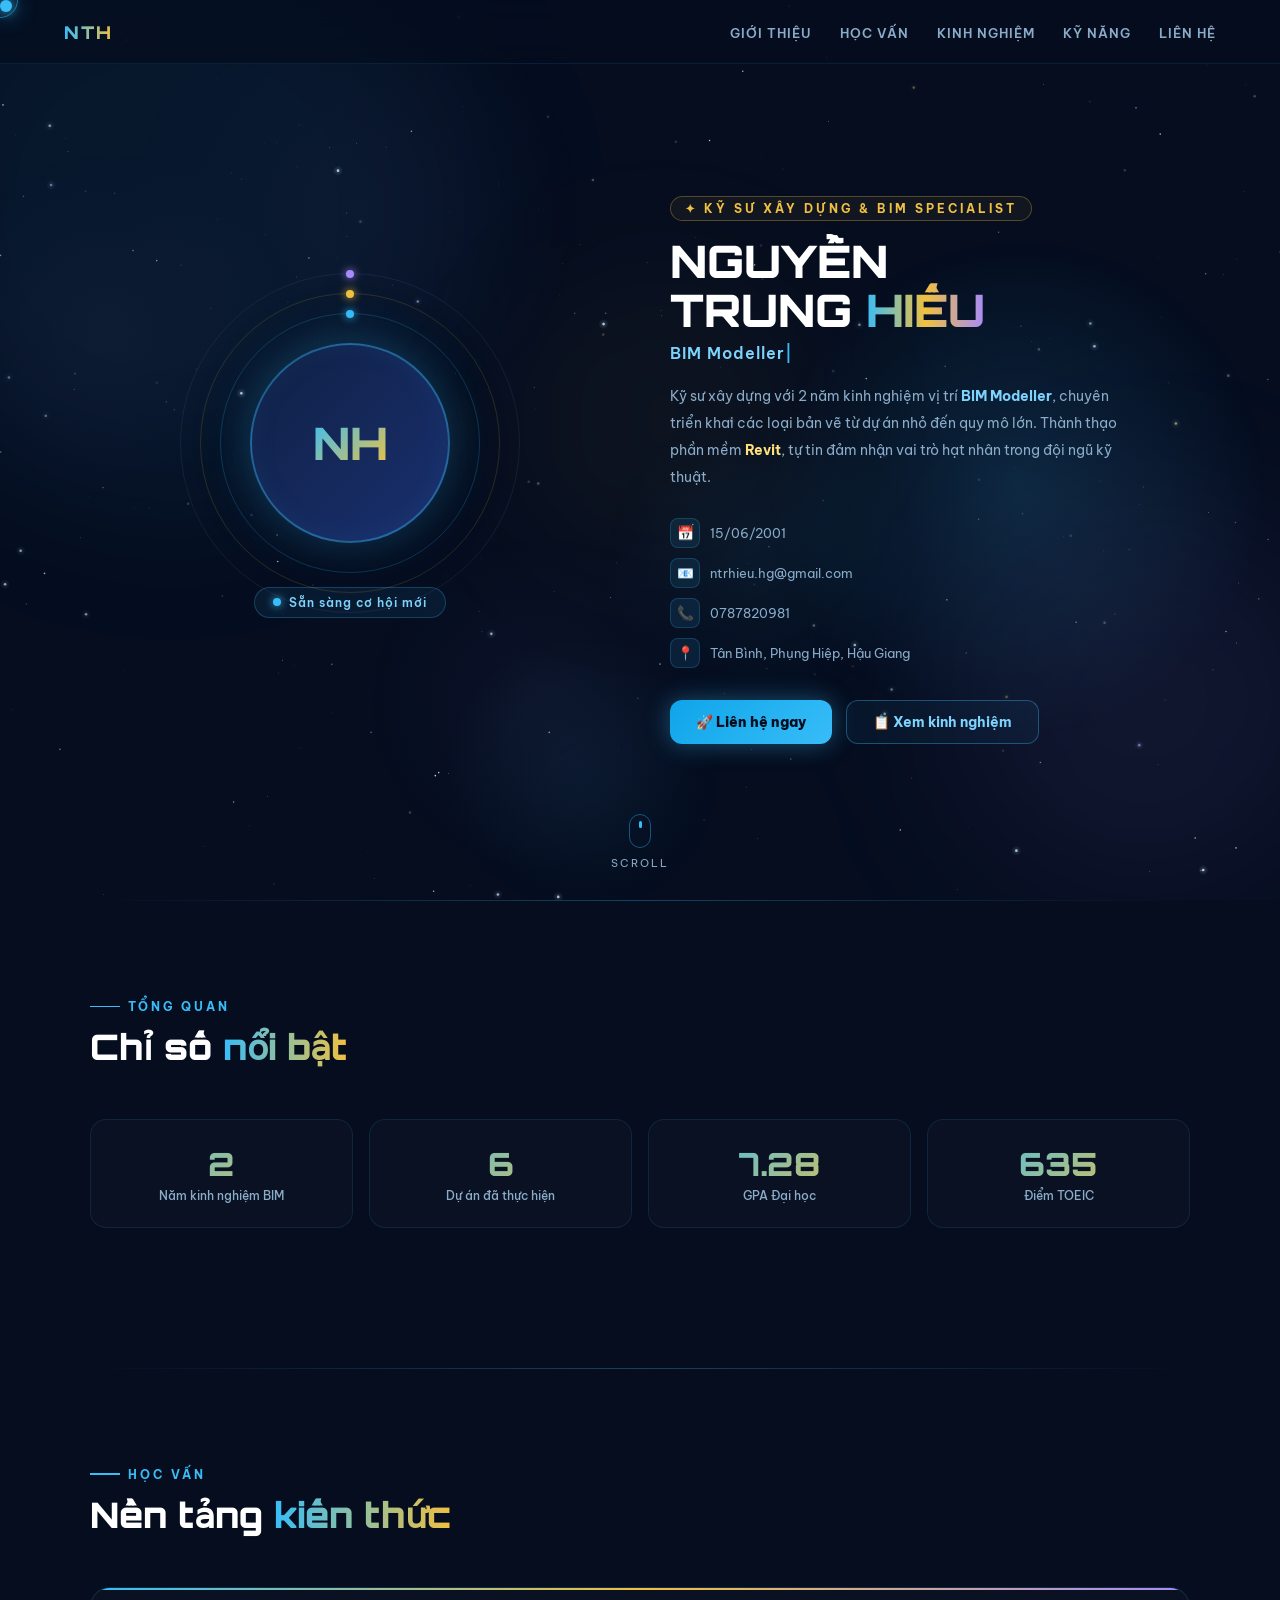
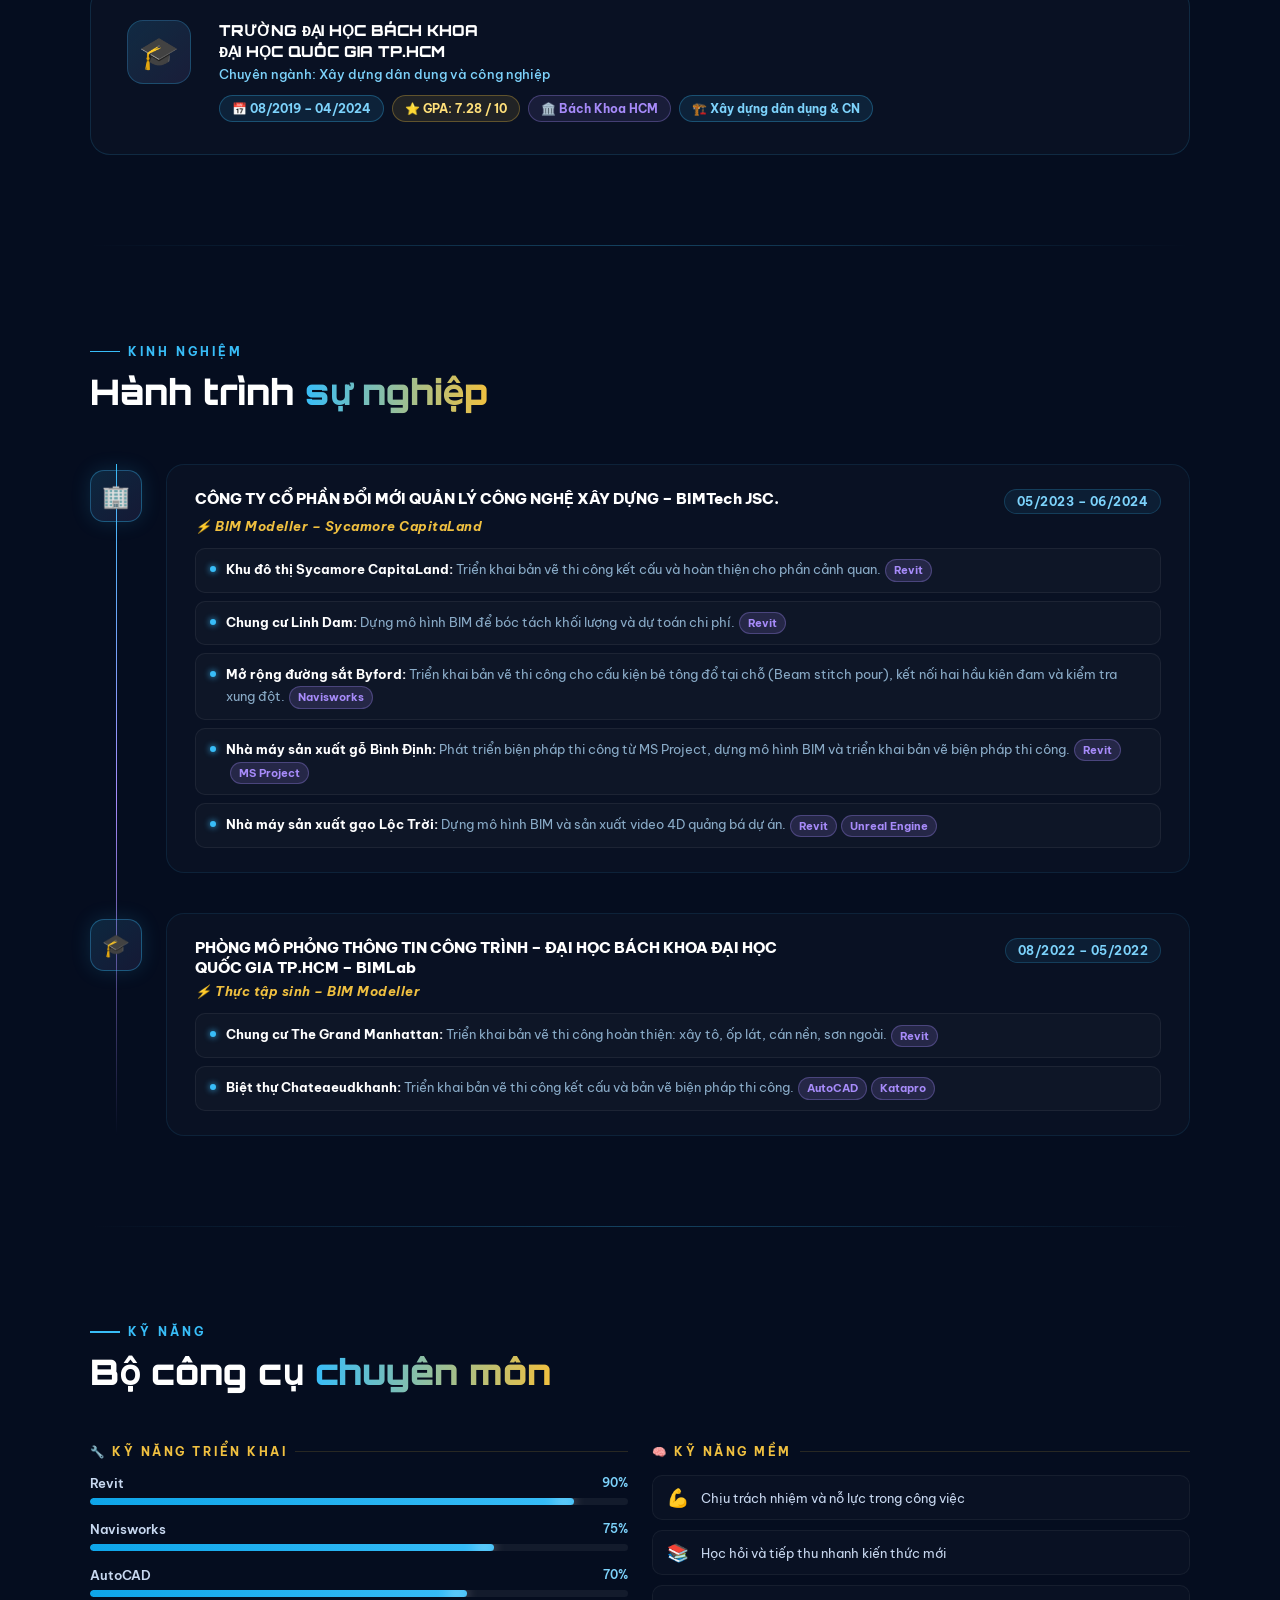
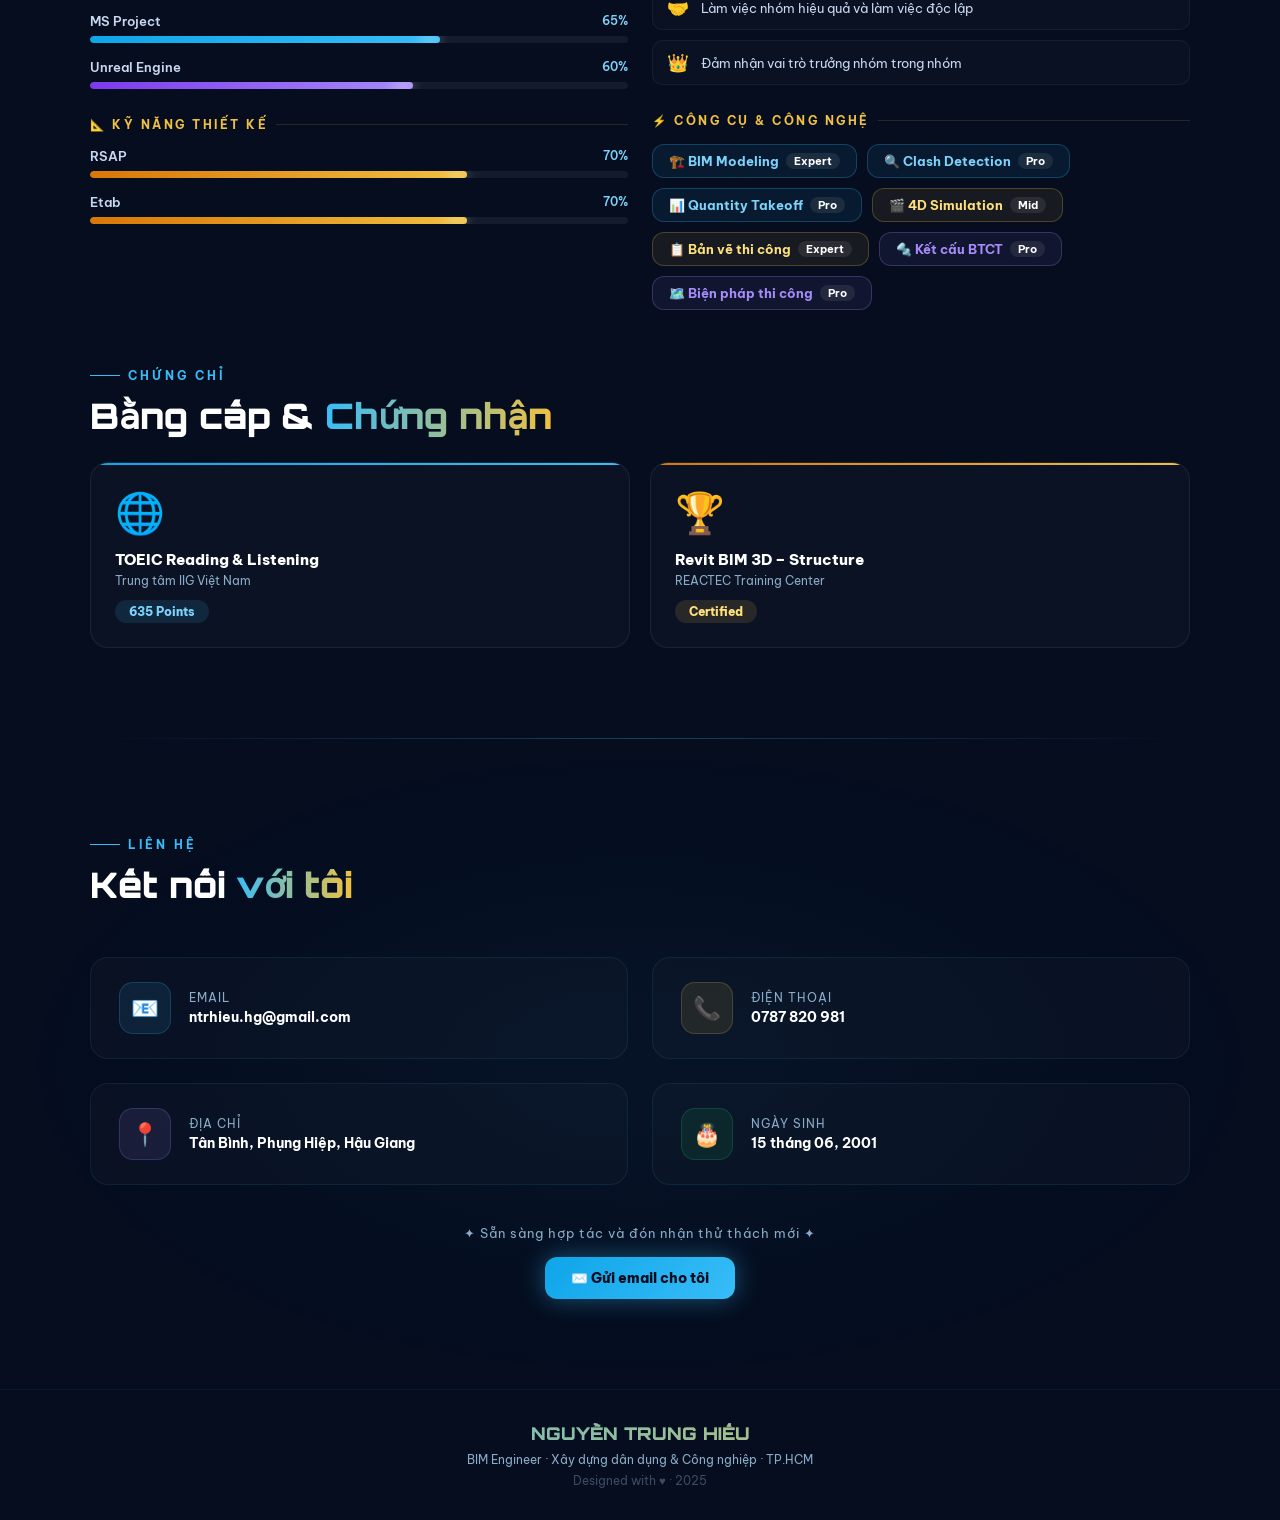
<file: index.html>
<!DOCTYPE html>
<html lang="vi">
<head>
  <meta charset="UTF-8"/>
  <meta name="viewport" content="width=device-width, initial-scale=1.0"/>
  <title>Nguyễn Trung Hiếu – BIM Engineer</title>
  <link href="https://fonts.googleapis.com/css2?family=Be+Vietnam+Pro:wght@300;400;500;600;700;800;900&family=Orbitron:wght@700;900&display=swap" rel="stylesheet"/>
  <style>
    :root {
      --navy:    #050d1f;
      --navy2:   #0a1628;
      --navy3:   #0f2044;
      --gold:    #f0c040;
      --gold2:   #ffe07a;
      --cyan:    #38bdf8;
      --cyan2:   #7dd3fc;
      --purple:  #a78bfa;
      --white:   #ffffff;
      --text:    #c8d8f0;
      --text2:   #8aacc8;
    }

    *,*::before,*::after{box-sizing:border-box;margin:0;padding:0;}
    html{scroll-behavior:smooth;}

    body {
      font-family:'Be Vietnam Pro',sans-serif;
      background:var(--navy);
      color:var(--text);
      overflow-x:hidden;
      cursor:none;
    }

    /* ═══════════════════════════════════════
       CUSTOM CURSOR
    ═══════════════════════════════════════ */
    .cursor {
      position:fixed;width:12px;height:12px;
      background:var(--cyan);border-radius:50%;
      pointer-events:none;z-index:9999;
      transition:transform 0.15s ease;
      box-shadow:0 0 12px var(--cyan),0 0 24px var(--cyan);
    }
    .cursor-ring {
      position:fixed;width:36px;height:36px;
      border:1.5px solid rgba(56,189,248,0.5);
      border-radius:50%;pointer-events:none;z-index:9998;
      transition:all 0.18s ease;
    }
    .cursor.active{transform:scale(2);}
    .cursor-ring.active{transform:scale(0.6);border-color:var(--gold);}

    /* ═══════════════════════════════════════
       CANVAS UNIVERSE
    ═══════════════════════════════════════ */
    #universe{position:fixed;inset:0;z-index:0;pointer-events:none;}

    /* ═══════════════════════════════════════
       SCROLLBAR
    ═══════════════════════════════════════ */
    ::-webkit-scrollbar{width:6px;}
    ::-webkit-scrollbar-track{background:var(--navy2);}
    ::-webkit-scrollbar-thumb{background:linear-gradient(var(--cyan),var(--purple));border-radius:3px;}

    /* ═══════════════════════════════════════
       NAV
    ═══════════════════════════════════════ */
    nav {
      position:fixed;top:0;left:0;right:0;z-index:500;
      padding:0 5%;
      height:64px;
      display:flex;align-items:center;justify-content:space-between;
      background:rgba(5,13,31,0.7);
      backdrop-filter:blur(18px);
      border-bottom:1px solid rgba(56,189,248,0.1);
      transition:background 0.3s;
    }
    .nav-logo {
      font-family:'Orbitron',monospace;
      font-size:1.1rem;font-weight:900;
      background:linear-gradient(90deg,var(--cyan),var(--gold));
      -webkit-background-clip:text;-webkit-text-fill-color:transparent;
      background-clip:text;
      letter-spacing:2px;
    }
    .nav-links{display:flex;gap:28px;list-style:none;}
    .nav-links a {
      font-size:0.82rem;font-weight:600;letter-spacing:1px;
      color:var(--text2);text-decoration:none;text-transform:uppercase;
      position:relative;transition:color 0.3s;
    }
    .nav-links a::after{
      content:'';position:absolute;bottom:-4px;left:0;right:0;
      height:1.5px;background:var(--cyan);
      transform:scaleX(0);transition:transform 0.3s;
    }
    .nav-links a:hover{color:var(--cyan);}
    .nav-links a:hover::after{transform:scaleX(1);}

    /* ═══════════════════════════════════════
       HERO
    ═══════════════════════════════════════ */
    #hero {
      position:relative;z-index:1;
      min-height:100vh;
      display:flex;align-items:center;justify-content:center;
      padding:100px 5% 60px;
      overflow:hidden;
    }

    .hero-glow {
      position:absolute;
      border-radius:50%;filter:blur(80px);pointer-events:none;
    }
    .hero-glow-1{width:600px;height:600px;top:-10%;left:-10%;background:rgba(56,189,248,0.06);}
    .hero-glow-2{width:400px;height:400px;bottom:0;right:-5%;background:rgba(167,139,250,0.07);}
    .hero-glow-3{width:300px;height:300px;top:30%;left:40%;background:rgba(240,192,64,0.04);}

    .hero-inner{
      display:grid;grid-template-columns:1fr 1fr;
      gap:60px;align-items:center;max-width:1100px;width:100%;
      position:relative;z-index:2;
    }

    /* Avatar side */
    .hero-avatar-col{display:flex;flex-direction:column;align-items:center;gap:24px;}

    .avatar-universe {
      position:relative;width:240px;height:240px;
    }
    .orbit-ring {
      position:absolute;border-radius:50%;border:1px solid;
      top:50%;left:50%;transform:translate(-50%,-50%);
      animation:orbitSpin linear infinite;
    }
    .orbit-ring:nth-child(1){
      width:260px;height:260px;
      border-color:rgba(56,189,248,0.2);
      animation-duration:12s;
    }
    .orbit-ring:nth-child(2){
      width:300px;height:300px;
      border-color:rgba(240,192,64,0.15);
      animation-duration:20s;animation-direction:reverse;
    }
    .orbit-ring:nth-child(3){
      width:340px;height:340px;
      border-color:rgba(167,139,250,0.1);
      animation-duration:30s;
    }
    @keyframes orbitSpin{to{transform:translate(-50%,-50%) rotate(360deg);}}

    .orbit-dot {
      position:absolute;width:8px;height:8px;border-radius:50%;
      top:0;left:50%;margin-left:-4px;margin-top:-4px;
    }
    .orbit-ring:nth-child(1) .orbit-dot{background:var(--cyan);box-shadow:0 0 8px var(--cyan);}
    .orbit-ring:nth-child(2) .orbit-dot{background:var(--gold);box-shadow:0 0 8px var(--gold);}
    .orbit-ring:nth-child(3) .orbit-dot{background:var(--purple);box-shadow:0 0 8px var(--purple);}

    .avatar-frame {
      position:absolute;top:50%;left:50%;
      transform:translate(-50%,-50%);
      width:200px;height:200px;
      border-radius:50%;
      background:linear-gradient(135deg,var(--navy3),#1a3070);
      border:2px solid rgba(56,189,248,0.4);
      box-shadow:0 0 40px rgba(56,189,248,0.2),0 0 80px rgba(56,189,248,0.08),inset 0 0 30px rgba(56,189,248,0.05);
      display:flex;align-items:center;justify-content:center;
      font-size:5rem;font-weight:900;
      color:var(--cyan);
      overflow:hidden;
    }
    .avatar-initials{
      font-family:'Orbitron',monospace;
      font-size:2.8rem;font-weight:900;
      background:linear-gradient(135deg,var(--cyan),var(--gold));
      -webkit-background-clip:text;-webkit-text-fill-color:transparent;
      background-clip:text;
    }

    .status-pill {
      display:flex;align-items:center;gap:8px;
      background:rgba(56,189,248,0.08);
      border:1px solid rgba(56,189,248,0.25);
      border-radius:999px;padding:7px 18px;
      font-size:0.78rem;font-weight:600;color:var(--cyan2);
      letter-spacing:1px;
    }
    .status-dot{
      width:8px;height:8px;border-radius:50%;
      background:var(--cyan);
      box-shadow:0 0 8px var(--cyan);
      animation:blink 1.6s ease-in-out infinite;
    }
    @keyframes blink{0%,100%{opacity:1;}50%{opacity:0.3};}

    /* Text side */
    .hero-text-col{}
    .hero-tag {
      display:inline-block;
      font-size:0.72rem;font-weight:700;letter-spacing:3px;
      text-transform:uppercase;color:var(--gold);
      border:1px solid rgba(240,192,64,0.3);
      border-radius:999px;padding:4px 14px;margin-bottom:16px;
      background:rgba(240,192,64,0.05);
    }
    .hero-name {
      font-family:'Orbitron',monospace;
      font-size:clamp(1.8rem,3.5vw,3rem);
      font-weight:900;line-height:1.1;
      color:var(--white);
      margin-bottom:8px;
    }
    .hero-name .highlight{
      background:linear-gradient(90deg,var(--cyan),var(--gold),var(--purple));
      -webkit-background-clip:text;-webkit-text-fill-color:transparent;
      background-clip:text;
    }
    .hero-role {
      font-size:1rem;font-weight:600;
      color:var(--cyan2);margin-bottom:20px;
      letter-spacing:1px;
    }
    .typed-wrap::after{
      content:'|';animation:blink 0.8s infinite;color:var(--cyan);
    }
    .hero-desc {
      font-size:0.88rem;line-height:1.9;color:var(--text2);
      margin-bottom:28px;max-width:460px;
    }

    .hero-contacts{
      display:flex;flex-direction:column;gap:10px;margin-bottom:32px;
    }
    .contact-row{
      display:flex;align-items:center;gap:10px;
      font-size:0.82rem;color:var(--text2);
    }
    .contact-icon{
      width:30px;height:30px;border-radius:8px;
      background:rgba(56,189,248,0.1);
      border:1px solid rgba(56,189,248,0.2);
      display:flex;align-items:center;justify-content:center;
      font-size:0.85rem;flex-shrink:0;
    }

    .hero-btns{display:flex;gap:14px;flex-wrap:wrap;}
    .btn-primary{
      display:inline-flex;align-items:center;gap:8px;
      padding:12px 26px;border-radius:12px;
      background:linear-gradient(135deg,#0ea5e9,#38bdf8);
      color:var(--navy);font-weight:800;font-size:0.85rem;
      text-decoration:none;border:none;cursor:none;
      transition:all 0.3s;
      box-shadow:0 0 24px rgba(56,189,248,0.4);
    }
    .btn-primary:hover{transform:translateY(-3px);box-shadow:0 0 40px rgba(56,189,248,0.6);}
    .btn-ghost{
      display:inline-flex;align-items:center;gap:8px;
      padding:12px 26px;border-radius:12px;
      border:1.5px solid rgba(56,189,248,0.35);
      color:var(--cyan2);font-weight:700;font-size:0.85rem;
      text-decoration:none;cursor:none;
      background:rgba(56,189,248,0.05);
      transition:all 0.3s;
    }
    .btn-ghost:hover{border-color:var(--cyan);background:rgba(56,189,248,0.1);transform:translateY(-3px);}

    /* scroll indicator */
    .scroll-hint{
      position:absolute;bottom:30px;left:50%;transform:translateX(-50%);
      display:flex;flex-direction:column;align-items:center;gap:8px;
      font-size:0.7rem;letter-spacing:2px;color:var(--text2);
      animation:floatUD 2s ease-in-out infinite;z-index:2;
    }
    .scroll-mouse{
      width:22px;height:34px;border-radius:11px;
      border:1.5px solid rgba(56,189,248,0.4);
      display:flex;justify-content:center;padding-top:6px;
    }
    .scroll-wheel{
      width:3px;height:7px;background:var(--cyan);border-radius:999px;
      animation:scrollWheel 1.6s ease-in-out infinite;
    }
    @keyframes scrollWheel{0%,100%{opacity:1;transform:translateY(0);}50%{opacity:0.2;transform:translateY(8px);}}
    @keyframes floatUD{0%,100%{transform:translateX(-50%) translateY(0);}50%{transform:translateX(-50%) translateY(-8px);}}

    /* ═══════════════════════════════════════
       SECTION COMMONS
    ═══════════════════════════════════════ */
    section{
      position:relative;z-index:1;
      padding:90px 5%;
    }
    .section-inner{max-width:1100px;margin:0 auto;}

    .sec-label{
      display:inline-flex;align-items:center;gap:8px;
      font-size:0.72rem;font-weight:700;letter-spacing:3px;
      text-transform:uppercase;color:var(--cyan);
      margin-bottom:10px;
    }
    .sec-label::before{
      content:'';width:30px;height:1.5px;background:var(--cyan);
    }
    .sec-title{
      font-family:'Orbitron',monospace;
      font-size:clamp(1.5rem,3vw,2.2rem);font-weight:900;
      color:var(--white);margin-bottom:50px;
      position:relative;
    }
    .sec-title span{
      background:linear-gradient(90deg,var(--cyan),var(--gold));
      -webkit-background-clip:text;-webkit-text-fill-color:transparent;
      background-clip:text;
    }

    /* divider */
    .glowing-divider{
      height:1px;max-width:1100px;margin:0 auto;
      background:linear-gradient(90deg,transparent,rgba(56,189,248,0.3),transparent);
    }

    /* ═══════════════════════════════════════
       ABOUT / STATS
    ═══════════════════════════════════════ */
    .stats-grid{
      display:grid;grid-template-columns:repeat(4,1fr);gap:16px;
      margin-bottom:50px;
    }
    .stat-card{
      background:rgba(255,255,255,0.02);
      border:1px solid rgba(56,189,248,0.12);
      border-radius:16px;padding:24px 20px;text-align:center;
      position:relative;overflow:hidden;
      transition:transform 0.3s,border-color 0.3s;
    }
    .stat-card::before{
      content:'';position:absolute;inset:0;
      background:radial-gradient(ellipse at top,rgba(56,189,248,0.06),transparent 70%);
      opacity:0;transition:opacity 0.3s;
    }
    .stat-card:hover{transform:translateY(-6px);border-color:rgba(56,189,248,0.35);}
    .stat-card:hover::before{opacity:1;}
    .stat-num{
      font-family:'Orbitron',monospace;
      font-size:2rem;font-weight:900;
      background:linear-gradient(135deg,var(--cyan),var(--gold));
      -webkit-background-clip:text;-webkit-text-fill-color:transparent;
      background-clip:text;
    }
    .stat-label{font-size:0.75rem;color:var(--text2);margin-top:4px;font-weight:500;}

    /* ═══════════════════════════════════════
       EDUCATION
    ═══════════════════════════════════════ */
    .edu-card{
      background:rgba(255,255,255,0.02);
      border:1px solid rgba(56,189,248,0.15);
      border-radius:20px;padding:32px 36px;
      display:grid;grid-template-columns:auto 1fr;gap:28px;
      align-items:start;
      position:relative;overflow:hidden;
      transition:transform 0.3s,box-shadow 0.3s;
    }
    .edu-card::before{
      content:'';position:absolute;top:0;left:0;right:0;height:2px;
      background:linear-gradient(90deg,var(--cyan),var(--gold),var(--purple));
    }
    .edu-card:hover{transform:translateY(-4px);box-shadow:0 20px 60px rgba(56,189,248,0.1);}
    .edu-icon-box{
      width:64px;height:64px;border-radius:16px;
      background:linear-gradient(135deg,rgba(56,189,248,0.15),rgba(167,139,250,0.1));
      border:1px solid rgba(56,189,248,0.25);
      display:flex;align-items:center;justify-content:center;
      font-size:2rem;
    }
    .edu-school{
      font-family:'Orbitron',monospace;
      font-size:0.95rem;font-weight:900;color:var(--white);
      margin-bottom:4px;line-height:1.4;
    }
    .edu-major{font-size:0.83rem;color:var(--cyan2);margin-bottom:12px;font-weight:500;}
    .edu-badges{display:flex;flex-wrap:wrap;gap:8px;}
    .badge{
      display:inline-flex;align-items:center;gap:5px;
      padding:5px 12px;border-radius:999px;font-size:0.75rem;font-weight:700;
    }
    .badge-blue{background:rgba(56,189,248,0.1);border:1px solid rgba(56,189,248,0.3);color:var(--cyan2);}
    .badge-gold{background:rgba(240,192,64,0.1);border:1px solid rgba(240,192,64,0.3);color:var(--gold2);}
    .badge-purple{background:rgba(167,139,250,0.1);border:1px solid rgba(167,139,250,0.3);color:var(--purple);}

    /* ═══════════════════════════════════════
       EXPERIENCE TIMELINE
    ═══════════════════════════════════════ */
    .timeline{position:relative;display:flex;flex-direction:column;gap:0;}
    .timeline::before{
      content:'';position:absolute;left:26px;top:0;bottom:0;width:1px;
      background:linear-gradient(180deg,var(--cyan),var(--purple),transparent);
    }

    .tl-item{
      display:grid;grid-template-columns:52px 1fr;gap:24px;
      margin-bottom:40px;
    }
    .tl-item:last-child{margin-bottom:0;}

    .tl-node-col{display:flex;flex-direction:column;align-items:center;padding-top:6px;}
    .tl-node{
      width:52px;height:52px;border-radius:14px;flex-shrink:0;
      background:linear-gradient(135deg,rgba(56,189,248,0.15),rgba(167,139,250,0.1));
      border:1.5px solid rgba(56,189,248,0.35);
      display:flex;align-items:center;justify-content:center;
      font-size:1.4rem;
      box-shadow:0 0 20px rgba(56,189,248,0.15);
      position:relative;z-index:1;
    }

    .tl-body{
      background:rgba(255,255,255,0.02);
      border:1px solid rgba(56,189,248,0.1);
      border-radius:18px;padding:24px 28px;
      transition:transform 0.3s,border-color 0.3s;
      position:relative;overflow:hidden;
    }
    .tl-body::after{
      content:'';position:absolute;
      top:0;left:0;bottom:0;width:2px;
      background:linear-gradient(180deg,var(--cyan),transparent);
      opacity:0;transition:opacity 0.3s;
    }
    .tl-item:hover .tl-body{transform:translateX(6px);border-color:rgba(56,189,248,0.25);}
    .tl-item:hover .tl-body::after{opacity:1;}

    .tl-top{
      display:flex;flex-wrap:wrap;justify-content:space-between;
      align-items:flex-start;gap:8px;margin-bottom:4px;
    }
    .tl-company{
      font-size:0.92rem;font-weight:800;color:var(--white);line-height:1.4;
      max-width:600px;
    }
    .tl-date-pill{
      background:rgba(56,189,248,0.08);
      border:1px solid rgba(56,189,248,0.2);
      border-radius:999px;padding:4px 12px;
      font-size:0.72rem;font-weight:700;color:var(--cyan2);
      white-space:nowrap;flex-shrink:0;letter-spacing:0.5px;
    }
    .tl-role{
      font-size:0.8rem;font-weight:700;
      color:var(--gold);letter-spacing:0.5px;
      margin-bottom:14px;font-style:italic;
    }

    .project-cards{display:flex;flex-direction:column;gap:8px;}
    .proj-card{
      background:rgba(255,255,255,0.025);
      border:1px solid rgba(255,255,255,0.06);
      border-radius:10px;padding:10px 14px;
      font-size:0.79rem;color:var(--text2);line-height:1.7;
      display:flex;align-items:flex-start;gap:10px;
      transition:background 0.2s;
    }
    .proj-card:hover{background:rgba(56,189,248,0.05);}
    .proj-bullet{
      width:6px;height:6px;border-radius:50%;
      background:var(--cyan);flex-shrink:0;margin-top:7px;
      box-shadow:0 0 6px var(--cyan);
    }
    .proj-card strong{color:var(--white);font-weight:700;}
    .tech-tag{
      display:inline-block;
      background:rgba(167,139,250,0.15);
      border:1px solid rgba(167,139,250,0.3);
      border-radius:999px;padding:1px 8px;
      font-size:0.67rem;font-weight:700;color:var(--purple);
      margin-left:4px;vertical-align:middle;white-space:nowrap;
    }

    /* ═══════════════════════════════════════
       SKILLS
    ═══════════════════════════════════════ */
    .skills-layout{
      display:grid;grid-template-columns:1fr 1fr;gap:24px;
    }

    .skill-section-title{
      font-size:0.72rem;font-weight:700;letter-spacing:2.5px;
      text-transform:uppercase;color:var(--gold);
      margin-bottom:16px;display:flex;align-items:center;gap:8px;
    }
    .skill-section-title::after{content:'';flex:1;height:1px;background:rgba(240,192,64,0.15);}

    .skill-bar-item{margin-bottom:16px;}
    .skill-bar-top{
      display:flex;justify-content:space-between;
      font-size:0.82rem;color:var(--text);font-weight:600;
      margin-bottom:7px;
    }
    .skill-bar-pct{color:var(--cyan2);font-size:0.78rem;}
    .skill-track{
      height:7px;border-radius:999px;
      background:rgba(255,255,255,0.06);overflow:hidden;
    }
    .skill-fill{
      height:100%;border-radius:999px;width:0;
      transition:width 1.6s cubic-bezier(0.4,0,0.2,1);
      position:relative;
    }
    .skill-fill::after{
      content:'';position:absolute;right:0;top:0;bottom:0;
      width:20px;background:rgba(255,255,255,0.4);
      filter:blur(6px);
    }
    .sf-cyan{background:linear-gradient(90deg,#0ea5e9,#38bdf8);}
    .sf-gold{background:linear-gradient(90deg,#d97706,#f0c040);}
    .sf-purple{background:linear-gradient(90deg,#7c3aed,#a78bfa);}

    /* Soft skill tags */
    .soft-grid{display:flex;flex-direction:column;gap:10px;}
    .soft-item{
      display:flex;align-items:center;gap:12px;
      background:rgba(255,255,255,0.02);
      border:1px solid rgba(255,255,255,0.05);
      border-radius:10px;padding:10px 14px;
      font-size:0.82rem;color:var(--text);
      transition:border-color 0.3s,transform 0.3s;
    }
    .soft-item:hover{border-color:rgba(56,189,248,0.25);transform:translateX(6px);}
    .soft-icon{font-size:1.1rem;flex-shrink:0;}

    /* Tech pills cloud */
    .tools-cloud{
      display:flex;flex-wrap:wrap;gap:10px;margin-top:10px;
    }
    .tool-pill{
      display:flex;align-items:center;gap:7px;
      padding:8px 16px;border-radius:12px;
      font-size:0.8rem;font-weight:700;
      transition:all 0.3s;cursor:default;
    }
    .tp-cyan{
      background:rgba(56,189,248,0.08);
      border:1.5px solid rgba(56,189,248,0.25);color:var(--cyan2);
    }
    .tp-cyan:hover{background:rgba(56,189,248,0.18);box-shadow:0 0 20px rgba(56,189,248,0.2);}
    .tp-gold{
      background:rgba(240,192,64,0.08);
      border:1.5px solid rgba(240,192,64,0.25);color:var(--gold2);
    }
    .tp-gold:hover{background:rgba(240,192,64,0.18);box-shadow:0 0 20px rgba(240,192,64,0.2);}
    .tp-purple{
      background:rgba(167,139,250,0.08);
      border:1.5px solid rgba(167,139,250,0.25);color:var(--purple);
    }
    .tp-purple:hover{background:rgba(167,139,250,0.18);box-shadow:0 0 20px rgba(167,139,250,0.2);}
    .tp-score{
      background:rgba(255,255,255,0.08);
      border-radius:999px;padding:1px 8px;
      font-size:0.68rem;color:var(--white);
    }

    /* ═══════════════════════════════════════
       CERTS
    ═══════════════════════════════════════ */
    .certs-grid{display:grid;grid-template-columns:1fr 1fr;gap:20px;}
    .cert-card{
      background:rgba(255,255,255,0.025);
      border:1px solid rgba(255,255,255,0.07);
      border-radius:18px;padding:24px;
      position:relative;overflow:hidden;
      transition:transform 0.3s,border-color 0.3s;
    }
    .cert-card::before{
      content:'';position:absolute;top:0;left:0;right:0;height:2px;
    }
    .cert-card.c1::before{background:linear-gradient(90deg,#0ea5e9,#38bdf8);}
    .cert-card.c2::before{background:linear-gradient(90deg,#d97706,#f0c040);}
    .cert-card:hover{transform:translateY(-6px);}
    .cert-card.c1:hover{border-color:rgba(56,189,248,0.3);box-shadow:0 20px 40px rgba(56,189,248,0.1);}
    .cert-card.c2:hover{border-color:rgba(240,192,64,0.3);box-shadow:0 20px 40px rgba(240,192,64,0.1);}
    .cert-icon{font-size:2.5rem;margin-bottom:12px;}
    .cert-name{
      font-weight:800;font-size:0.92rem;color:var(--white);margin-bottom:4px;
    }
    .cert-org{font-size:0.78rem;color:var(--text2);}
    .cert-score{
      display:inline-block;margin-top:12px;
      padding:4px 14px;border-radius:999px;
      font-size:0.78rem;font-weight:800;
    }
    .c1 .cert-score{background:rgba(56,189,248,0.12);color:var(--cyan2);}
    .c2 .cert-score{background:rgba(240,192,64,0.12);color:var(--gold2);}

    /* ═══════════════════════════════════════
       CONTACT
    ═══════════════════════════════════════ */
    #contact{
      background:radial-gradient(ellipse at center,rgba(56,189,248,0.04),transparent 70%);
    }
    .contact-grid{
      display:grid;grid-template-columns:1fr 1fr;gap:24px;
      margin-bottom:40px;
    }
    .contact-card{
      background:rgba(255,255,255,0.02);
      border:1px solid rgba(56,189,248,0.1);
      border-radius:18px;padding:24px 28px;
      display:flex;align-items:center;gap:18px;
      transition:all 0.3s;
    }
    .contact-card:hover{
      border-color:rgba(56,189,248,0.3);
      transform:translateY(-4px);
      box-shadow:0 16px 40px rgba(56,189,248,0.08);
    }
    .cc-icon{
      width:52px;height:52px;border-radius:14px;
      display:flex;align-items:center;justify-content:center;
      font-size:1.4rem;flex-shrink:0;
    }
    .cc-icon.ci1{background:rgba(56,189,248,0.1);border:1px solid rgba(56,189,248,0.2);}
    .cc-icon.ci2{background:rgba(240,192,64,0.1);border:1px solid rgba(240,192,64,0.2);}
    .cc-icon.ci3{background:rgba(167,139,250,0.1);border:1px solid rgba(167,139,250,0.2);}
    .cc-icon.ci4{background:rgba(34,197,94,0.1);border:1px solid rgba(34,197,94,0.2);}
    .cc-label{font-size:0.72rem;color:var(--text2);margin-bottom:3px;letter-spacing:1px;text-transform:uppercase;}
    .cc-value{font-size:0.9rem;font-weight:700;color:var(--white);}

    /* ═══════════════════════════════════════
       FOOTER
    ═══════════════════════════════════════ */
    footer{
      position:relative;z-index:1;
      text-align:center;padding:32px 20px;
      border-top:1px solid rgba(56,189,248,0.08);
      color:var(--text2);font-size:0.78rem;
    }
    .footer-logo{
      font-family:'Orbitron',monospace;font-size:1.1rem;font-weight:900;
      background:linear-gradient(90deg,var(--cyan),var(--gold));
      -webkit-background-clip:text;-webkit-text-fill-color:transparent;
      background-clip:text;margin-bottom:8px;
    }

    /* ═══════════════════════════════════════
       REVEAL ANIMATION
    ═══════════════════════════════════════ */
    .reveal{opacity:0;transform:translateY(40px);transition:all 0.7s ease;}
    .reveal.visible{opacity:1;transform:translateY(0);}
    .reveal-l{opacity:0;transform:translateX(-40px);transition:all 0.7s ease;}
    .reveal-l.visible{opacity:1;transform:translateX(0);}
    .reveal-r{opacity:0;transform:translateX(40px);transition:all 0.7s ease;}
    .reveal-r.visible{opacity:1;transform:translateX(0);}

    /* ═══════════════════════════════════════
       RESPONSIVE
    ═══════════════════════════════════════ */
    @media(max-width:860px){
      .hero-inner{grid-template-columns:1fr;text-align:center;gap:36px;}
      .hero-contacts{align-items:center;}
      .hero-btns{justify-content:center;}
      .stats-grid{grid-template-columns:repeat(2,1fr);}
      .skills-layout{grid-template-columns:1fr;}
      .certs-grid{grid-template-columns:1fr;}
      .contact-grid{grid-template-columns:1fr;}
      .nav-links{display:none;}
      .hero-avatar-col{order:-1;}
    }
    @media(max-width:580px){
      .stats-grid{grid-template-columns:repeat(2,1fr);}
      section{padding:60px 5%;}
      .edu-card{grid-template-columns:1fr;gap:16px;}
      .tl-item{grid-template-columns:40px 1fr;gap:16px;}
    }
  </style>
</head>
<body>

<!-- Custom cursor -->
<div class="cursor" id="cursor"></div>
<div class="cursor-ring" id="cursorRing"></div>

<!-- Universe canvas -->
<canvas id="universe"></canvas>

<!-- NAV -->
<nav>
  <div class="nav-logo">NTH</div>
  <ul class="nav-links">
    <li><a href="#about">Giới thiệu</a></li>
    <li><a href="#education">Học vấn</a></li>
    <li><a href="#experience">Kinh nghiệm</a></li>
    <li><a href="#skills">Kỹ năng</a></li>
    <li><a href="#contact">Liên hệ</a></li>
  </ul>
</nav>

<!-- ═══════ HERO ═══════ -->
<section id="hero">
  <div class="hero-glow hero-glow-1"></div>
  <div class="hero-glow hero-glow-2"></div>
  <div class="hero-glow hero-glow-3"></div>

  <div class="hero-inner">
    <!-- Avatar -->
    <div class="hero-avatar-col">
      <div class="avatar-universe">
        <div class="orbit-ring"><div class="orbit-dot"></div></div>
        <div class="orbit-ring"><div class="orbit-dot"></div></div>
        <div class="orbit-ring"><div class="orbit-dot"></div></div>
        <div class="avatar-frame">
          <div class="avatar-initials">NH</div>
        </div>
      </div>
      <div class="status-pill">
        <div class="status-dot"></div>
        Sẵn sàng cơ hội mới
      </div>
    </div>

    <!-- Text -->
    <div class="hero-text-col">
      <div class="hero-tag">✦ Kỹ Sư Xây Dựng &amp; BIM Specialist</div>
      <h1 class="hero-name">
        NGUYỄN<br/>TRUNG <span class="highlight">HIẾU</span>
      </h1>
      <div class="hero-role">
        <span class="typed-wrap" id="typed"></span>
      </div>
      <p class="hero-desc">
        Kỹ sư xây dựng với 2 năm kinh nghiệm vị trí <strong style="color:var(--cyan2)">BIM Modeller</strong>, chuyên triển khai các loại bản vẽ từ dự án nhỏ đến quy mô lớn. Thành thạo phần mềm <strong style="color:var(--gold2)">Revit</strong>, tự tin đảm nhận vai trò hạt nhân trong đội ngũ kỹ thuật.
      </p>
      <div class="hero-contacts">
        <div class="contact-row"><div class="contact-icon">📅</div><span>15/06/2001</span></div>
        <div class="contact-row"><div class="contact-icon">📧</div><span>ntrhieu.hg@gmail.com</span></div>
        <div class="contact-row"><div class="contact-icon">📞</div><span>0787820981</span></div>
        <div class="contact-row"><div class="contact-icon">📍</div><span>Tân Bình, Phụng Hiệp, Hậu Giang</span></div>
      </div>
      <div class="hero-btns">
        <a href="#contact" class="btn-primary">🚀 Liên hệ ngay</a>
        <a href="#experience" class="btn-ghost">📋 Xem kinh nghiệm</a>
      </div>
    </div>
  </div>

  <div class="scroll-hint">
    <div class="scroll-mouse"><div class="scroll-wheel"></div></div>
    <span>SCROLL</span>
  </div>
</section>

<div class="glowing-divider"></div>

<!-- ═══════ ABOUT / STATS ═══════ -->
<section id="about">
  <div class="section-inner">
    <div class="sec-label">Tổng quan</div>
    <div class="sec-title">Chỉ số <span>nổi bật</span></div>

    <div class="stats-grid">
      <div class="stat-card reveal">
        <div class="stat-num" data-target="2">0</div>
        <div class="stat-label">Năm kinh nghiệm BIM</div>
      </div>
      <div class="stat-card reveal" style="transition-delay:0.1s">
        <div class="stat-num" data-target="7">0</div>
        <div class="stat-label">Dự án đã thực hiện</div>
      </div>
      <div class="stat-card reveal" style="transition-delay:0.2s">
        <div class="stat-num">7.28</div>
        <div class="stat-label">GPA Đại học</div>
      </div>
      <div class="stat-card reveal" style="transition-delay:0.3s">
        <div class="stat-num">635</div>
        <div class="stat-label">Điểm TOEIC</div>
      </div>
    </div>
  </div>
</section>

<div class="glowing-divider"></div>

<!-- ═══════ EDUCATION ═══════ -->
<section id="education">
  <div class="section-inner">
    <div class="sec-label">Học vấn</div>
    <div class="sec-title">Nền tảng <span>kiến thức</span></div>

    <div class="edu-card reveal">
      <div class="edu-icon-box">🎓</div>
      <div>
        <div class="edu-school">TRƯỜNG ĐẠI HỌC BÁCH KHOA<br/>ĐẠI HỌC QUỐC GIA TP.HCM</div>
        <div class="edu-major">Chuyên ngành: Xây dựng dân dụng và công nghiệp</div>
        <div class="edu-badges">
          <div class="badge badge-blue">📅 08/2019 – 04/2024</div>
          <div class="badge badge-gold">⭐ GPA: 7.28 / 10</div>
          <div class="badge badge-purple">🏛️ Bách Khoa HCM</div>
          <div class="badge badge-blue">🏗️ Xây dựng dân dụng & CN</div>
        </div>
      </div>
    </div>
  </div>
</section>

<div class="glowing-divider"></div>

<!-- ═══════ EXPERIENCE ═══════ -->
<section id="experience">
  <div class="section-inner">
    <div class="sec-label">Kinh nghiệm</div>
    <div class="sec-title">Hành trình <span>sự nghiệp</span></div>

    <div class="timeline">

      <!-- Job 1 -->
      <div class="tl-item reveal-l">
        <div class="tl-node-col">
          <div class="tl-node">🏢</div>
        </div>
        <div class="tl-body">
          <div class="tl-top">
            <div class="tl-company">CÔNG TY CỔ PHẦN ĐỔI MỚI QUẢN LÝ CÔNG NGHỆ XÂY DỰNG – BIMTech JSC.</div>
            <div class="tl-date-pill">05/2023 – 06/2024</div>
          </div>
          <div class="tl-role">⚡ BIM Modeller – Sycamore CapitaLand</div>
          <div class="project-cards">
            <div class="proj-card">
              <div class="proj-bullet"></div>
              <div><strong>Khu đô thị Sycamore CapitaLand:</strong> Triển khai bản vẽ thi công kết cấu và hoàn thiện cho phần cảnh quan.<span class="tech-tag">Revit</span></div>
            </div>
            <div class="proj-card">
              <div class="proj-bullet"></div>
              <div><strong>Chung cư Linh Dam:</strong> Dựng mô hình BIM để bóc tách khối lượng và dự toán chi phí.<span class="tech-tag">Revit</span></div>
            </div>
            <div class="proj-card">
              <div class="proj-bullet"></div>
              <div><strong>Mở rộng đường sắt Byford:</strong> Triển khai bản vẽ thi công cho cấu kiện bê tông đổ tại chỗ (Beam stitch pour), kết nối hai hầu kiên đam và kiểm tra xung đột.<span class="tech-tag">Navisworks</span></div>
            </div>
            <div class="proj-card">
              <div class="proj-bullet"></div>
              <div><strong>Nhà máy sản xuất gỗ Bình Định:</strong> Phát triển biện pháp thi công từ MS Project, dựng mô hình BIM và triển khai bản vẽ biện pháp thi công.<span class="tech-tag">Revit</span><span class="tech-tag">MS Project</span></div>
            </div>
            <div class="proj-card">
              <div class="proj-bullet"></div>
              <div><strong>Nhà máy sản xuất gạo Lộc Trời:</strong> Dựng mô hình BIM và sản xuất video 4D quảng bá dự án.<span class="tech-tag">Revit</span><span class="tech-tag">Unreal Engine</span></div>
            </div>
          </div>
        </div>
      </div>

      <!-- Job 2 -->
      <div class="tl-item reveal-r">
        <div class="tl-node-col">
          <div class="tl-node">🎓</div>
        </div>
        <div class="tl-body">
          <div class="tl-top">
            <div class="tl-company">PHÒNG MÔ PHỎNG THÔNG TIN CÔNG TRÌNH – ĐẠI HỌC BÁCH KHOA ĐẠI HỌC QUỐC GIA TP.HCM – BIMLab</div>
            <div class="tl-date-pill">08/2022 – 05/2022</div>
          </div>
          <div class="tl-role">⚡ Thực tập sinh – BIM Modeller</div>
          <div class="project-cards">
            <div class="proj-card">
              <div class="proj-bullet"></div>
              <div><strong>Chung cư The Grand Manhattan:</strong> Triển khai bản vẽ thi công hoàn thiện: xây tô, ốp lát, cán nền, sơn ngoài.<span class="tech-tag">Revit</span></div>
            </div>
            <div class="proj-card">
              <div class="proj-bullet"></div>
              <div><strong>Biệt thự Chateaeudkhanh:</strong> Triển khai bản vẽ thi công kết cấu và bản vẽ biện pháp thi công.<span class="tech-tag">AutoCAD</span><span class="tech-tag">Katapro</span></div>
            </div>
          </div>
        </div>
      </div>

    </div>
  </div>
</section>

<div class="glowing-divider"></div>

<!-- ═══════ SKILLS ═══════ -->
<section id="skills">
  <div class="section-inner">
    <div class="sec-label">Kỹ năng</div>
    <div class="sec-title">Bộ công cụ <span>chuyên môn</span></div>

    <div class="skills-layout reveal">

      <!-- Left: Technical bars -->
      <div>
        <div class="skill-section-title">🔧 Kỹ năng triển khai</div>
        <div class="skill-bar-item">
          <div class="skill-bar-top"><span>Revit</span><span class="skill-bar-pct">90%</span></div>
          <div class="skill-track"><div class="skill-fill sf-cyan" data-width="90"></div></div>
        </div>
        <div class="skill-bar-item">
          <div class="skill-bar-top"><span>Navisworks</span><span class="skill-bar-pct">75%</span></div>
          <div class="skill-track"><div class="skill-fill sf-cyan" data-width="75"></div></div>
        </div>
        <div class="skill-bar-item">
          <div class="skill-bar-top"><span>AutoCAD</span><span class="skill-bar-pct">70%</span></div>
          <div class="skill-track"><div class="skill-fill sf-cyan" data-width="70"></div></div>
        </div>
        <div class="skill-bar-item">
          <div class="skill-bar-top"><span>MS Project</span><span class="skill-bar-pct">65%</span></div>
          <div class="skill-track"><div class="skill-fill sf-cyan" data-width="65"></div></div>
        </div>
        <div class="skill-bar-item">
          <div class="skill-bar-top"><span>Unreal Engine</span><span class="skill-bar-pct">60%</span></div>
          <div class="skill-track"><div class="skill-fill sf-purple" data-width="60"></div></div>
        </div>

        <div class="skill-section-title" style="margin-top:28px;">📐 Kỹ năng thiết kế</div>
        <div class="skill-bar-item">
          <div class="skill-bar-top"><span>RSAP</span><span class="skill-bar-pct">70%</span></div>
          <div class="skill-track"><div class="skill-fill sf-gold" data-width="70"></div></div>
        </div>
        <div class="skill-bar-item">
          <div class="skill-bar-top"><span>Etab</span><span class="skill-bar-pct">70%</span></div>
          <div class="skill-track"><div class="skill-fill sf-gold" data-width="70"></div></div>
        </div>
      </div>

      <!-- Right: Soft + Tools -->
      <div>
        <div class="skill-section-title">🧠 Kỹ năng mềm</div>
        <div class="soft-grid">
          <div class="soft-item"><span class="soft-icon">💪</span>Chịu trách nhiệm và nỗ lực trong công việc</div>
          <div class="soft-item"><span class="soft-icon">📚</span>Học hỏi và tiếp thu nhanh kiến thức mới</div>
          <div class="soft-item"><span class="soft-icon">🤝</span>Làm việc nhóm hiệu quả và làm việc độc lập</div>
          <div class="soft-item"><span class="soft-icon">👑</span>Đảm nhận vai trò trưởng nhóm trong nhóm</div>
        </div>

        <div class="skill-section-title" style="margin-top:28px;">⚡ Công cụ & Công nghệ</div>
        <div class="tools-cloud">
          <div class="tool-pill tp-cyan">🏗️ BIM Modeling <div class="tp-score">Expert</div></div>
          <div class="tool-pill tp-cyan">🔍 Clash Detection <div class="tp-score">Pro</div></div>
          <div class="tool-pill tp-cyan">📊 Quantity Takeoff <div class="tp-score">Pro</div></div>
          <div class="tool-pill tp-gold">🎬 4D Simulation <div class="tp-score">Mid</div></div>
          <div class="tool-pill tp-gold">📋 Bản vẽ thi công <div class="tp-score">Expert</div></div>
          <div class="tool-pill tp-purple">🔩 Kết cấu BTCT <div class="tp-score">Pro</div></div>
          <div class="tool-pill tp-purple">🗺️ Biện pháp thi công <div class="tp-score">Pro</div></div>
        </div>
      </div>

    </div>

    <!-- Certs -->
    <div style="margin-top:50px;">
      <div class="sec-label">Chứng chỉ</div>
      <div class="sec-title" style="margin-bottom:24px;">Bằng cấp &amp; <span>Chứng nhận</span></div>
      <div class="certs-grid reveal">
        <div class="cert-card c1">
          <div class="cert-icon">🌐</div>
          <div class="cert-name">TOEIC Reading &amp; Listening</div>
          <div class="cert-org">Trung tâm IIG Việt Nam</div>
          <div class="cert-score">635 Points</div>
        </div>
        <div class="cert-card c2">
          <div class="cert-icon">🏆</div>
          <div class="cert-name">Revit BIM 3D – Structure</div>
          <div class="cert-org">REACTEC Training Center</div>
          <div class="cert-score">Certified</div>
        </div>
      </div>
    </div>

  </div>
</section>

<div class="glowing-divider"></div>

<!-- ═══════ CONTACT ═══════ -->
<section id="contact">
  <div class="section-inner">
    <div class="sec-label">Liên hệ</div>
    <div class="sec-title">Kết nối <span>với tôi</span></div>

    <div class="contact-grid reveal">
      <div class="contact-card">
        <div class="cc-icon ci1">📧</div>
        <div><div class="cc-label">Email</div><div class="cc-value">ntrhieu.hg@gmail.com</div></div>
      </div>
      <div class="contact-card">
        <div class="cc-icon ci2">📞</div>
        <div><div class="cc-label">Điện thoại</div><div class="cc-value">0787 820 981</div></div>
      </div>
      <div class="contact-card">
        <div class="cc-icon ci3">📍</div>
        <div><div class="cc-label">Địa chỉ</div><div class="cc-value">Tân Bình, Phụng Hiệp, Hậu Giang</div></div>
      </div>
      <div class="contact-card">
        <div class="cc-icon ci4">🎂</div>
        <div><div class="cc-label">Ngày sinh</div><div class="cc-value">15 tháng 06, 2001</div></div>
      </div>
    </div>

    <!-- CTA -->
    <div style="text-align:center;" class="reveal">
      <div style="font-size:0.82rem;color:var(--text2);margin-bottom:16px;letter-spacing:1px;">
        ✦ Sẵn sàng hợp tác và đón nhận thử thách mới ✦
      </div>
      <a href="mailto:ntrhieu.hg@gmail.com" class="btn-primary" style="text-decoration:none;display:inline-flex;">
        ✉️ Gửi email cho tôi
      </a>
    </div>
  </div>
</section>

<!-- FOOTER -->
<footer>
  <div class="footer-logo">NGUYỄN TRUNG HIẾU</div>
  <div>BIM Engineer · Xây dựng dân dụng &amp; Công nghiệp · TP.HCM</div>
  <div style="margin-top:6px;color:rgba(139,172,200,0.4);font-size:0.72rem;">
    Designed with ♥ · 2025
  </div>
</footer>

<!-- ═══════ SCRIPTS ═══════ ═══════ -->
<script>
/* ── CUSTOM CURSOR ── */
const cursor = document.getElementById('cursor');
const ring   = document.getElementById('cursorRing');
let mx=0,my=0,rx=0,ry=0;

document.addEventListener('mousemove',e=>{
  mx=e.clientX; my=e.clientY;
  cursor.style.left=mx-6+'px'; cursor.style.top=my-6+'px';
});
function animRing(){
  rx+=(mx-rx-18)*0.12; ry+=(my-ry-18)*0.12;
  ring.style.left=rx+'px'; ring.style.top=ry+'px';
  requestAnimationFrame(animRing);
}
animRing();

document.querySelectorAll('a,button,.stat-card,.cert-card,.contact-card,.tool-pill').forEach(el=>{
  el.addEventListener('mouseenter',()=>{cursor.classList.add('active');ring.classList.add('active');});
  el.addEventListener('mouseleave',()=>{cursor.classList.remove('active');ring.classList.remove('active');});
});

/* ── CANVAS UNIVERSE ── */
(function(){
  const canvas=document.getElementById('universe');
  const ctx=canvas.getContext('2d');
  let W,H,stars=[],nebulas=[],meteors=[];

  function resize(){
    W=canvas.width=window.innerWidth;
    H=canvas.height=window.innerHeight;
  }
  window.addEventListener('resize',()=>{resize();initStars();});
  resize();

  function rand(a,b){return Math.random()*(b-a)+a;}

  /* Stars */
  function initStars(){
    stars=[];
    const N=Math.floor(W*H/3000);
    for(let i=0;i<N;i++){
      const sz=Math.random();
      stars.push({
        x:rand(0,W),y:rand(0,H),
        r: sz<0.5?0.4 : sz<0.8?0.8 : 1.3,
        alpha:rand(0.2,1),
        speed:rand(0.0003,0.002),
        phase:rand(0,Math.PI*2),
        color: Math.random()<0.05 ? '#f0c040' : Math.random()<0.08 ? '#a78bfa' : '#c8e8ff'
      });
    }
    nebulas=[];
    for(let i=0;i<5;i++){
      nebulas.push({
        x:rand(0,W),y:rand(0,H),
        r:rand(120,300),
        color:['rgba(56,189,248,','rgba(167,139,250,','rgba(30,58,138,'][Math.floor(rand(0,3))],
        alpha:rand(0.025,0.07)
      });
    }
  }
  initStars();

  /* Meteors */
  function spawnMeteor(){
    meteors.push({
      x:rand(-200,W), y:rand(-100,100),
      len:rand(80,200), speed:rand(6,12),
      alpha:1, life:1,
      angle: Math.PI/6 + rand(-0.2,0.2)
    });
  }
  setInterval(spawnMeteor,2800);

  let t=0;
  function draw(){
    ctx.clearRect(0,0,W,H);

    /* Nebulas */
    nebulas.forEach(n=>{
      const g=ctx.createRadialGradient(n.x,n.y,0,n.x,n.y,n.r);
      g.addColorStop(0,n.color+n.alpha+')');
      g.addColorStop(1,n.color+'0)');
      ctx.fillStyle=g; ctx.beginPath();
      ctx.arc(n.x,n.y,n.r,0,Math.PI*2); ctx.fill();
    });

    /* Stars */
    stars.forEach(s=>{
      const a=s.alpha*(0.5+0.5*Math.sin(t*s.speed*1000+s.phase));
      ctx.globalAlpha=a;
      ctx.fillStyle=s.color;
      ctx.beginPath();
      ctx.arc(s.x,s.y,s.r,0,Math.PI*2);
      ctx.fill();
      /* glow for big stars */
      if(s.r>1){
        const g=ctx.createRadialGradient(s.x,s.y,0,s.x,s.y,s.r*4);
        g.addColorStop(0,'rgba(200,232,255,'+a*0.3+')');
        g.addColorStop(1,'rgba(200,232,255,0)');
        ctx.fillStyle=g;
        ctx.beginPath();ctx.arc(s.x,s.y,s.r*4,0,Math.PI*2);ctx.fill();
      }
    });
    ctx.globalAlpha=1;

    /* Meteors */
    meteors.forEach((m,i)=>{
      m.x+=Math.cos(m.angle)*m.speed;
      m.y+=Math.sin(m.angle)*m.speed;
      m.life-=0.012;
      if(m.life<=0){meteors.splice(i,1);return;}
      const ex=m.x-Math.cos(m.angle)*m.len;
      const ey=m.y-Math.sin(m.angle)*m.len;
      const g=ctx.createLinearGradient(ex,ey,m.x,m.y);
      g.addColorStop(0,'rgba(255,255,255,0)');
      g.addColorStop(1,'rgba(200,240,255,'+m.life*0.9+')');
      ctx.strokeStyle=g; ctx.lineWidth=1.5;
      ctx.beginPath(); ctx.moveTo(ex,ey); ctx.lineTo(m.x,m.y); ctx.stroke();
    });

    /* Floating particles */
    ctx.globalAlpha=0.15;
    const px=W/2+Math.cos(t*0.0003)*W*0.3;
    const py=H/2+Math.sin(t*0.0004)*H*0.2;
    const gp=ctx.createRadialGradient(px,py,0,px,py,250);
    gp.addColorStop(0,'rgba(56,189,248,1)');
    gp.addColorStop(1,'rgba(56,189,248,0)');
    ctx.fillStyle=gp;
    ctx.beginPath();ctx.arc(px,py,250,0,Math.PI*2);ctx.fill();
    ctx.globalAlpha=1;

    t+=16; requestAnimationFrame(draw);
  }
  draw();
})();

/* ── TYPED TEXT ── */
(function(){
  const roles=['BIM Modeller','Kỹ Sư Xây Dựng','Revit Specialist','BIM 3D Expert'];
  let ri=0,ci=0,del=false;
  const el=document.getElementById('typed');
  function tick(){
    const cur=roles[ri];
    if(!del){
      el.textContent=cur.slice(0,++ci);
      if(ci===cur.length){del=true;setTimeout(tick,1800);return;}
    } else {
      el.textContent=cur.slice(0,--ci);
      if(ci===0){del=false;ri=(ri+1)%roles.length;}
    }
    setTimeout(tick,del?60:90);
  }
  tick();
})();

/* ── SCROLL REVEAL ── */
const revEls=document.querySelectorAll('.reveal,.reveal-l,.reveal-r');
const obs=new IntersectionObserver(entries=>{
  entries.forEach(e=>{if(e.isIntersecting){e.target.classList.add('visible');obs.unobserve(e.target);}});
},{threshold:0.12});
revEls.forEach(el=>obs.observe(el));

/* ── SKILL BARS ── */
const skillObs=new IntersectionObserver(entries=>{
  entries.forEach(e=>{
    if(e.isIntersecting){
      e.target.querySelectorAll('.skill-fill').forEach(f=>{
        f.style.width=f.getAttribute('data-width')+'%';
      });
      skillObs.unobserve(e.target);
    }
  });
},{threshold:0.1});
document.querySelectorAll('.skills-layout').forEach(el=>skillObs.observe(el));

/* ── COUNT UP ── */
const countObs=new IntersectionObserver(entries=>{
  entries.forEach(e=>{
    if(e.isIntersecting){
      e.target.querySelectorAll('[data-target]').forEach(el=>{
        const target=+el.getAttribute('data-target');
        let cur=0; const step=target/40;
        const t=setInterval(()=>{
          cur=Math.min(cur+step,target);
          el.textContent=Number.isInteger(target)?Math.round(cur):cur.toFixed(1);
          if(cur>=target)clearInterval(t);
        },30);
      });
      countObs.unobserve(e.target);
    }
  });
},{threshold:0.2});
document.querySelectorAll('.stats-grid').forEach(el=>countObs.observe(el));

/* ── NAV ACTIVE ── */
window.addEventListener('scroll',()=>{
  const nav=document.querySelector('nav');
  nav.style.background=window.scrollY>50?'rgba(5,13,31,0.92)':'rgba(5,13,31,0.7)';
});
</script>
</body>
</html>
</file>
